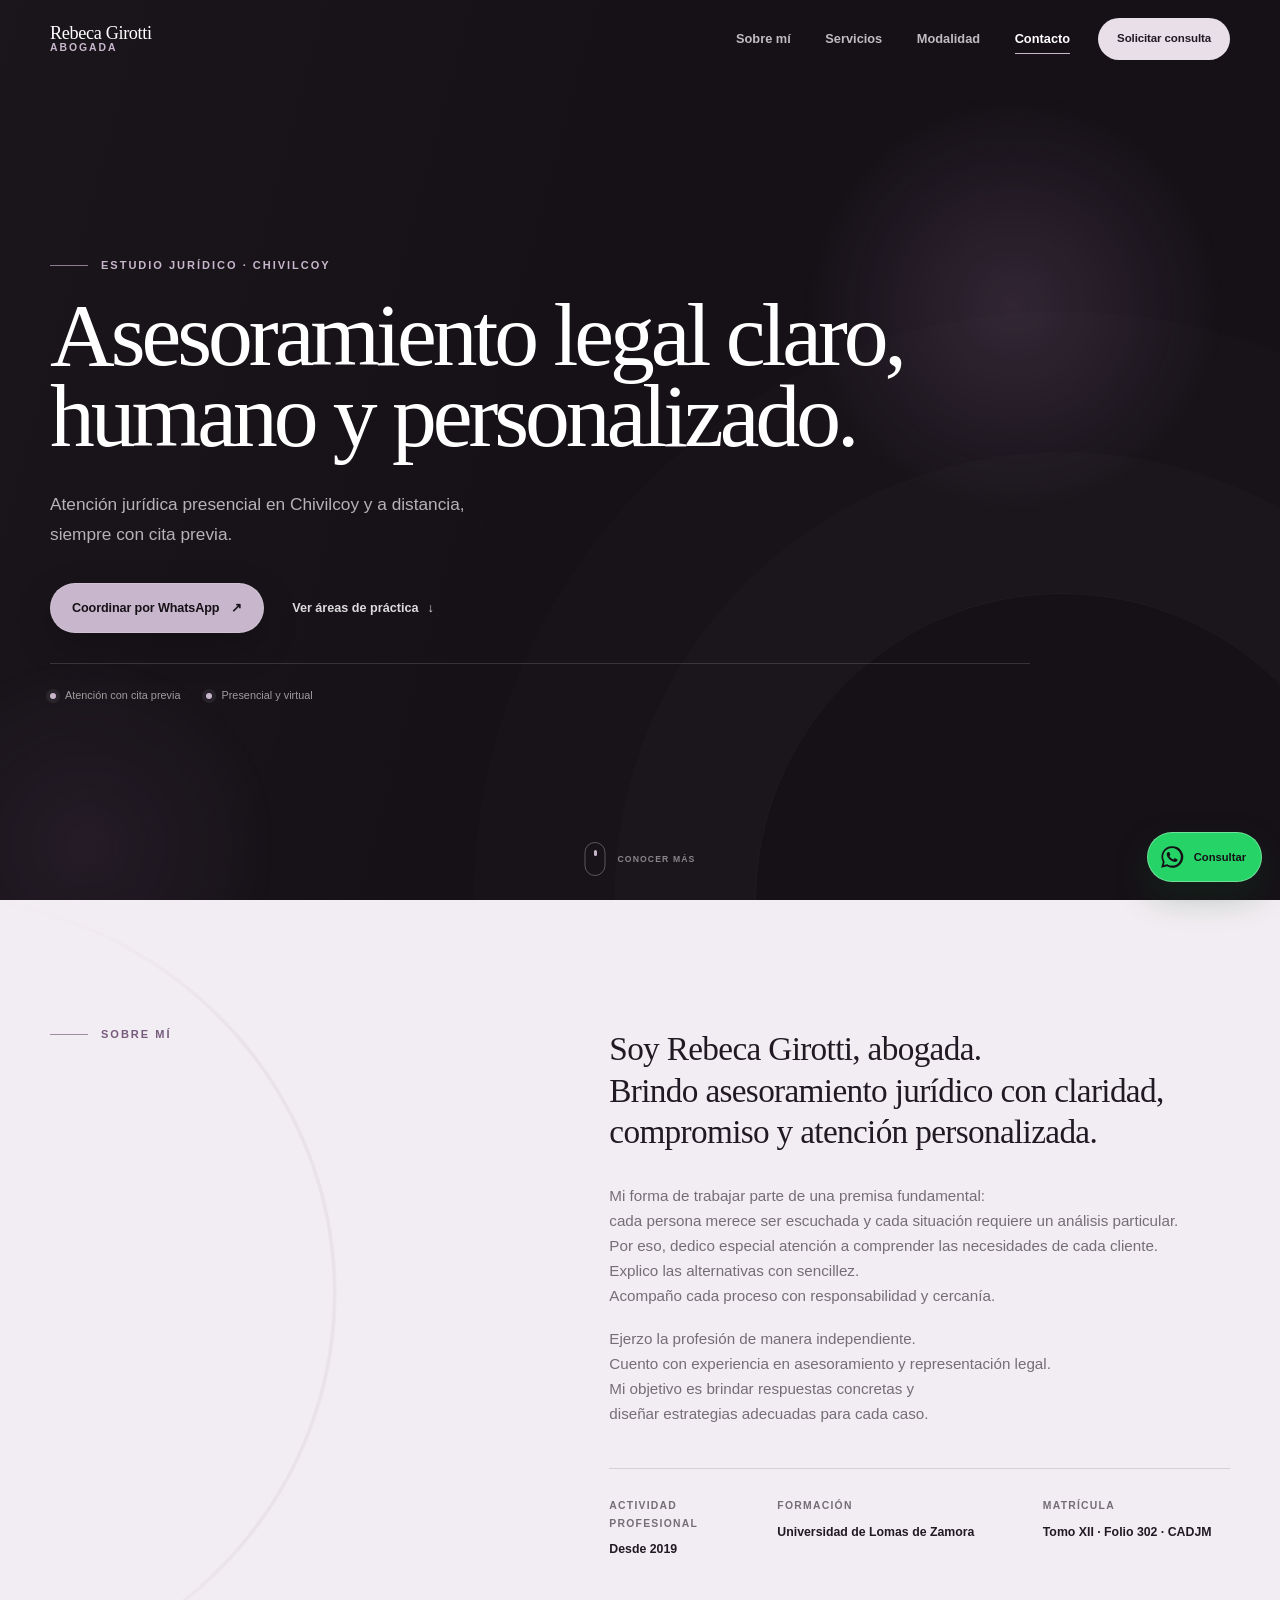
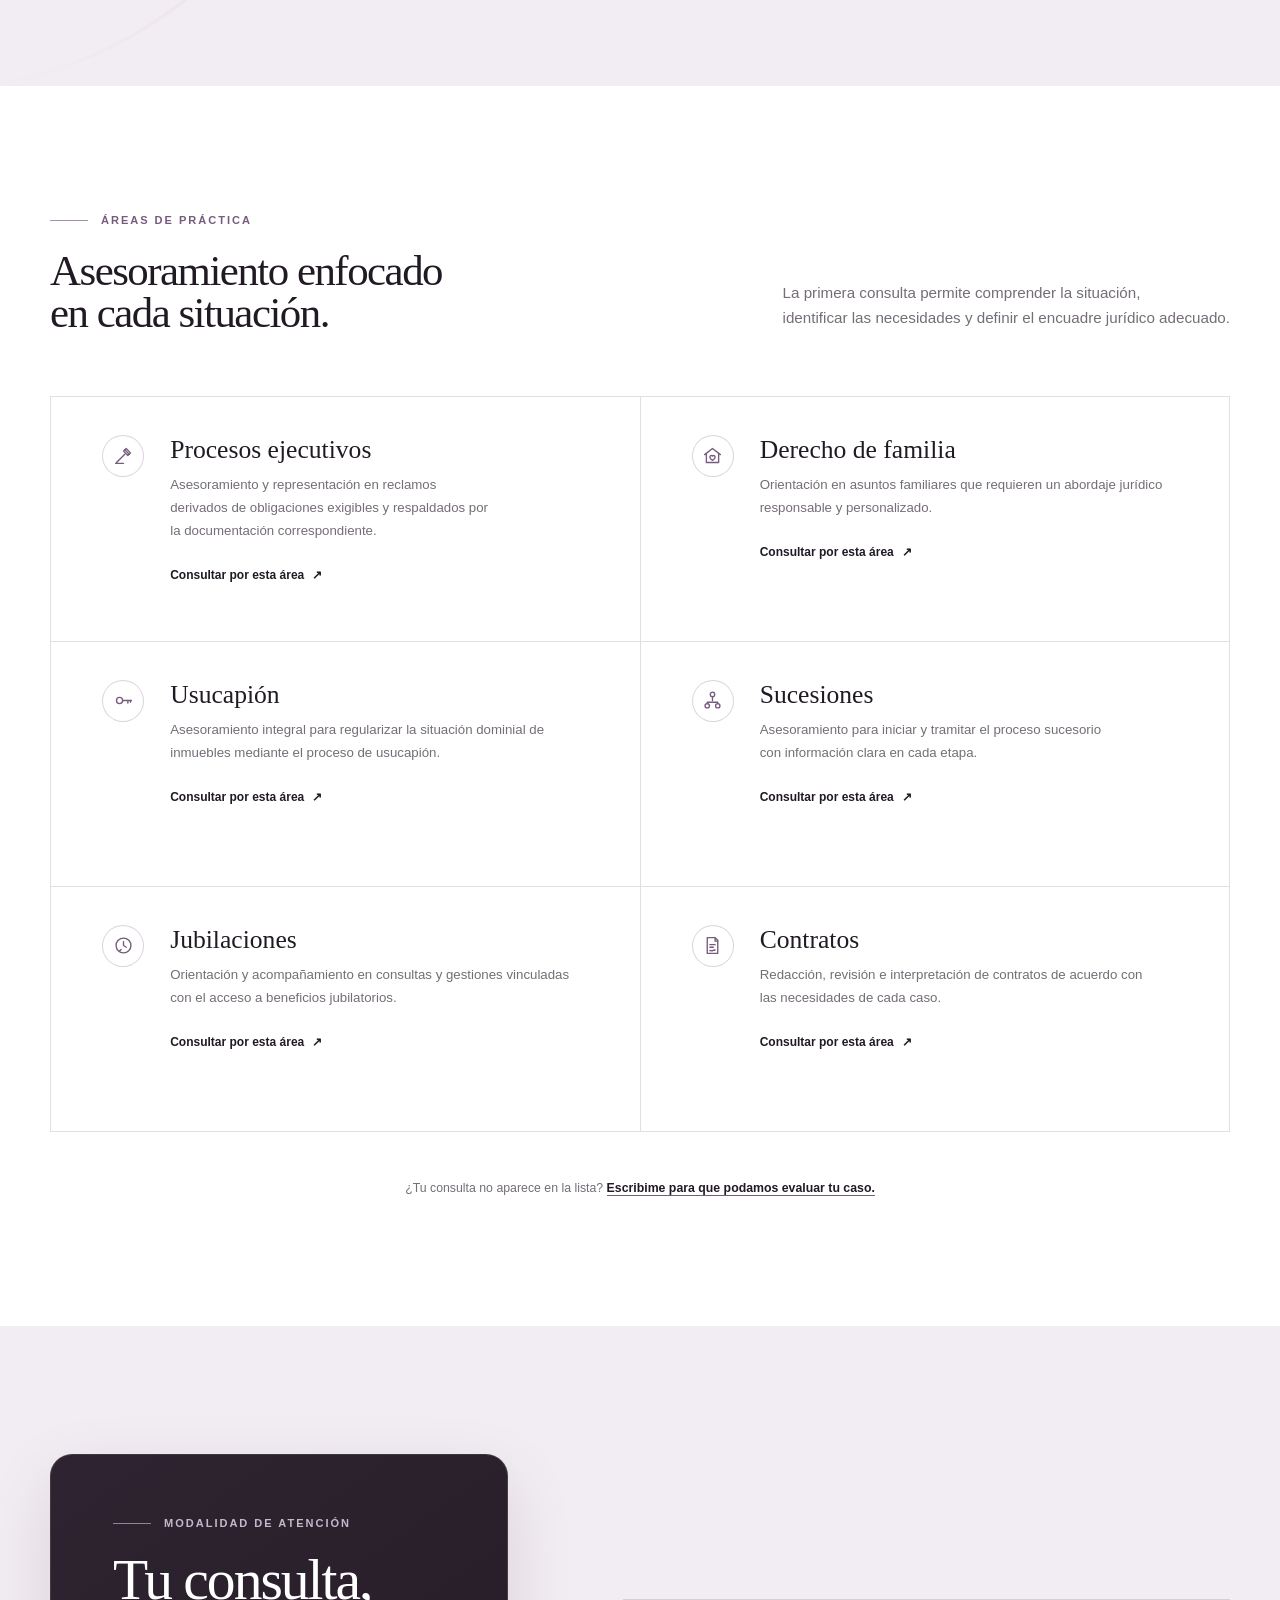
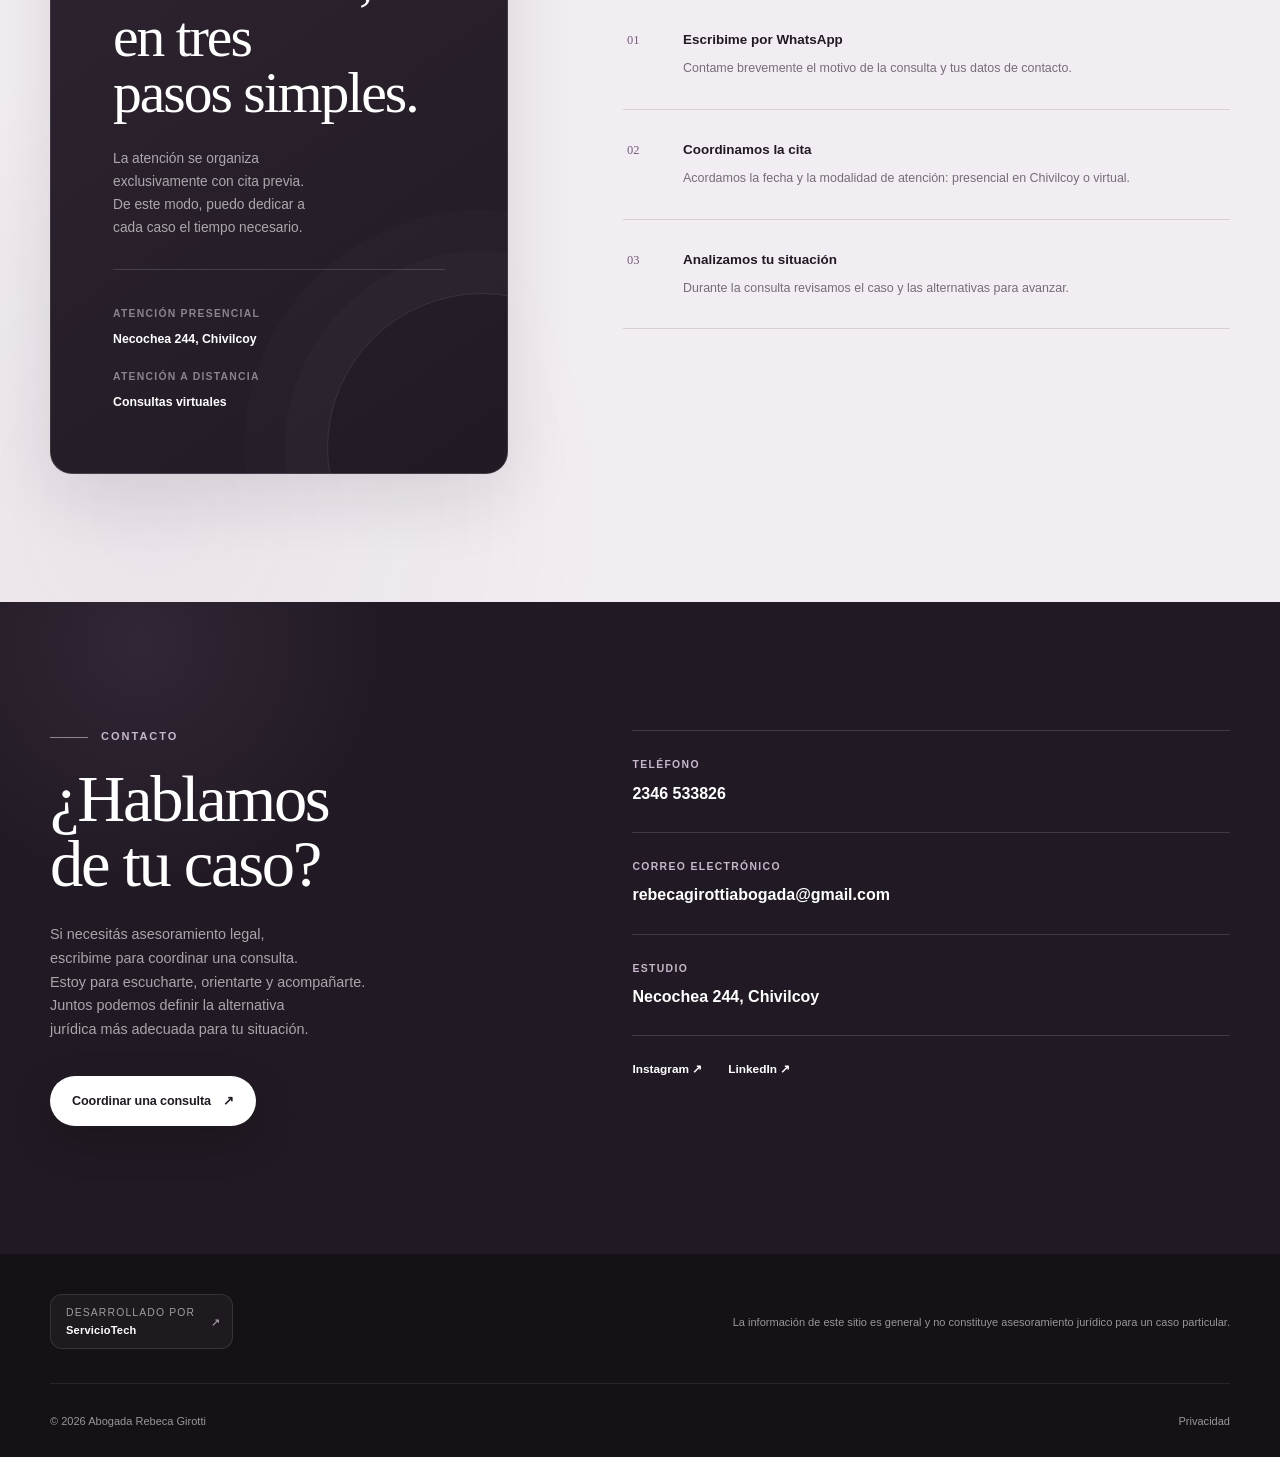
<file: index.html>
<!doctype html>
<html lang="es-AR" class="no-js">
  <head>
    <meta charset="utf-8">
    <meta name="viewport" content="width=device-width, initial-scale=1">
    <title>Abogada en Chivilcoy | Dra. Rebeca Girotti</title>
    <meta name="description" content="Asesoramiento jurídico presencial en Chivilcoy y a distancia. Procesos ejecutivos, derecho de familia, usucapión, sucesiones, jubilaciones y contratos. Atención con cita previa.">
    <meta name="author" content="Dra. Rebeca Girotti">
    <meta name="robots" content="index, follow, max-image-preview:large">
    <meta name="theme-color" content="#211a24">
    <meta name="format-detection" content="telephone=no">
    <link rel="canonical" href="https://www.abogadarebecagirotti.com.ar/">

    <meta property="og:type" content="website">
    <meta property="og:locale" content="es_AR">
    <meta property="og:site_name" content="Estudio Dra. Rebeca Girotti">
    <meta property="og:title" content="Asesoramiento legal claro, humano y personalizado">
    <meta property="og:description" content="Atención jurídica presencial en Chivilcoy y a distancia, siempre con cita previa.">
    <meta property="og:url" content="https://www.abogadarebecagirotti.com.ar/">
    <meta property="og:image" content="https://www.abogadarebecagirotti.com.ar/assets/images/og-image.png">
    <meta property="og:image:type" content="image/png">
    <meta property="og:image:width" content="1200">
    <meta property="og:image:height" content="630">
    <meta property="og:image:alt" content="Dra. Rebeca Girotti. Asesoramiento legal claro, humano y personalizado. Chivilcoy.">
    <meta name="twitter:card" content="summary_large_image">
    <meta name="twitter:image" content="https://www.abogadarebecagirotti.com.ar/assets/images/og-image.png">
    <meta name="twitter:image:alt" content="Dra. Rebeca Girotti. Asesoramiento legal claro, humano y personalizado. Chivilcoy.">

    <link rel="icon" href="favicon.ico" sizes="any">
    <link rel="icon" type="image/png" sizes="32x32" href="assets/icons/favicon-32x32.png">
    <link rel="icon" type="image/png" sizes="16x16" href="assets/icons/favicon-16x16.png">
    <link rel="apple-touch-icon" href="assets/icons/apple-touch-icon.png">
    <link rel="mask-icon" href="assets/icons/safari-pinned-tab.svg" color="#765b7c">
    <link rel="manifest" href="site.webmanifest">
    <link rel="stylesheet" href="css/styles.css">
    <script src="js/main.js" defer></script>

    <script type="application/ld+json">
      {
        "@context": "https://schema.org",
        "@type": "LegalService",
        "name": "Estudio Dra. Rebeca Girotti",
        "description": "Asesoramiento jurídico presencial en Chivilcoy y a distancia, siempre con cita previa.",
        "url": "https://www.abogadarebecagirotti.com.ar/",
        "telephone": "+54 2346 533826",
        "email": "rebecagirottiabogada@gmail.com",
        "address": {
          "@type": "PostalAddress",
          "streetAddress": "Necochea 244",
          "addressLocality": "Chivilcoy",
          "addressRegion": "Buenos Aires",
          "addressCountry": "AR"
        },
        "areaServed": ["Chivilcoy", "Argentina"],
        "sameAs": [
          "https://www.instagram.com/abogadarebecagirotti/",
          "https://www.linkedin.com/in/rebeca-girotti-a81581283/"
        ]
      }
    </script>
  </head>
  <body>
    <a class="skip-link" href="#contenido">Saltar al contenido principal</a>

    <header class="site-header" data-header>
      <div class="scroll-progress" data-scroll-progress aria-hidden="true"></div>
      <div class="container header-inner">
        <a class="brand" href="#inicio" aria-label="Estudio Dra. Rebeca Girotti, inicio">
          <span class="brand-name">Rebeca Girotti</span>
          <span class="brand-role">Abogada</span>
        </a>

        <nav class="desktop-nav" aria-label="Navegación principal">
          <a href="#estudio" data-nav-link>Sobre mí</a>
          <a href="#servicios" data-nav-link>Servicios</a>
          <a href="#modalidad" data-nav-link>Modalidad</a>
          <a href="#contacto" data-nav-link>Contacto</a>
        </nav>

        <a class="button button-small button-light header-cta" href="https://wa.me/542346533826?text=Hola%2C%20Dra.%20Rebeca%20Girotti.%20Quisiera%20solicitar%20una%20consulta." target="_blank" rel="noopener noreferrer">
          Solicitar consulta
        </a>

        <button class="menu-toggle" type="button" aria-expanded="false" aria-controls="mobile-menu" aria-label="Abrir menú" data-menu-toggle>
          <span></span>
          <span></span>
        </button>
      </div>

      <div class="mobile-menu" id="mobile-menu" data-mobile-menu inert aria-hidden="true">
        <nav aria-label="Navegación móvil">
          <a href="#estudio" data-menu-link><span>01</span>Sobre mí</a>
          <a href="#servicios" data-menu-link><span>02</span>Servicios</a>
          <a href="#modalidad" data-menu-link><span>03</span>Modalidad</a>
          <a href="#contacto" data-menu-link><span>04</span>Contacto</a>
        </nav>
        <div class="mobile-menu-contact">
          <p>Atención exclusivamente con cita previa.</p>
          <a class="button button-light" href="https://wa.me/542346533826?text=Hola%2C%20Dra.%20Rebeca%20Girotti.%20Quisiera%20solicitar%20una%20consulta." target="_blank" rel="noopener noreferrer">Coordinar consulta</a>
        </div>
      </div>
    </header>

    <main id="contenido" tabindex="-1">
      <section class="hero" id="inicio" aria-labelledby="hero-title">
        <div class="hero-glow hero-glow-one" aria-hidden="true"></div>
        <div class="hero-glow hero-glow-two" aria-hidden="true"></div>
        <div class="container hero-grid">
          <div class="hero-copy">
            <p class="eyebrow eyebrow-light hero-entrance">Estudio jurídico · Chivilcoy</p>
            <h1 id="hero-title" class="hero-title hero-entrance"><span class="hero-title-line">Asesoramiento legal</span> <span class="hero-title-line">claro, humano</span> <span class="hero-title-line">y personalizado.</span></h1>
            <p class="hero-intro hero-entrance"><span class="editorial-line">Atención jurídica presencial en Chivilcoy y a distancia,</span> <span class="editorial-line">siempre con cita previa.</span></p>

            <div class="hero-actions hero-entrance">
              <a class="button button-primary" href="https://wa.me/542346533826?text=Hola%2C%20Dra.%20Rebeca%20Girotti.%20Quisiera%20solicitar%20una%20consulta." target="_blank" rel="noopener noreferrer">
                Coordinar por WhatsApp
                <span aria-hidden="true">↗</span>
              </a>
              <a class="text-link text-link-light" href="#servicios">Ver áreas de práctica <span aria-hidden="true">↓</span></a>
            </div>

            <div class="hero-meta hero-entrance" aria-label="Modalidades de atención">
              <span><i aria-hidden="true"></i> Atención con cita previa</span>
              <span><i aria-hidden="true"></i> Presencial y virtual</span>
            </div>
          </div>

        </div>

        <a class="hero-scroll" href="#estudio" aria-label="Conocer más sobre Rebeca Girotti">
          <span aria-hidden="true"></span>
          Conocer más
        </a>
      </section>

      <section class="section about" id="estudio" aria-labelledby="about-label" data-section>
        <div class="container split-layout">
          <div class="section-heading" data-reveal>
            <p class="eyebrow" id="about-label">Sobre mí</p>
          </div>

          <div class="about-content" data-reveal data-delay="1">
            <p class="lead"><span class="editorial-line">Soy Rebeca Girotti, abogada.</span> <span class="editorial-line">Brindo asesoramiento jurídico con claridad, compromiso y atención personalizada.</span></p>
            <p><span class="editorial-line">Mi forma de trabajar parte de una premisa fundamental:</span> <span class="editorial-line">cada persona merece ser escuchada y cada situación requiere un análisis particular.</span> <span class="editorial-line">Por eso, dedico especial atención a comprender las necesidades de cada cliente.</span> <span class="editorial-line">Explico las alternativas con sencillez.</span> <span class="editorial-line">Acompaño cada proceso con responsabilidad y cercanía.</span></p>
            <p><span class="editorial-line">Ejerzo la profesión de manera independiente.</span> <span class="editorial-line">Cuento con experiencia en asesoramiento y representación legal.</span> <span class="editorial-line">Mi objetivo es brindar respuestas concretas y diseñar estrategias adecuadas para cada caso.</span></p>

            <dl class="credentials">
              <div>
                <dt>Actividad profesional</dt>
                <dd>Desde 2019</dd>
              </div>
              <div>
                <dt>Formación</dt>
                <dd>Universidad de Lomas de Zamora</dd>
              </div>
              <div>
                <dt>Matrícula</dt>
                <dd>Tomo XII · Folio 302 · CADJM</dd>
              </div>
            </dl>
          </div>
        </div>
      </section>

      <section class="section services" id="servicios" aria-labelledby="services-title" data-section>
        <div class="container">
          <div class="services-intro">
            <div class="section-heading" data-reveal>
              <p class="eyebrow">Áreas de práctica</p>
              <h2 id="services-title"><span class="practice-title-line">Asesoramiento enfocado</span> <span class="practice-title-line">en cada situación.</span></h2>
            </div>
            <p data-reveal data-delay="1"><span class="editorial-line">La primera consulta permite comprender la situación,</span> <span class="editorial-line">identificar las necesidades y definir el encuadre jurídico adecuado.</span></p>
          </div>

          <div class="services-grid">
            <article class="service-card" data-reveal>
              <span class="service-icon" aria-hidden="true">
                <svg viewBox="0 0 24 24" focusable="false">
                  <path d="m13.5 5.5 5 5"></path>
                  <path d="m12 7 3-3 5 5-3 3z"></path>
                  <path d="m4 20 9.5-9.5"></path>
                  <path d="M3 21h9"></path>
                </svg>
              </span>
              <div>
                <h3>Procesos ejecutivos</h3>
                <p>Asesoramiento y representación en reclamos derivados de obligaciones exigibles y respaldados por la&nbsp;documentación correspondiente.</p>
                <a href="https://wa.me/542346533826?text=Hola%2C%20Dra.%20Rebeca%20Girotti.%20Quisiera%20consultar%20por%20un%20proceso%20ejecutivo." target="_blank" rel="noopener noreferrer">Consultar por esta área <span aria-hidden="true">↗</span></a>
              </div>
            </article>

            <article class="service-card" data-reveal data-delay="1">
              <span class="service-icon" aria-hidden="true">
                <svg viewBox="0 0 24 24" focusable="false">
                  <path d="m3 11 9-7 9 7"></path>
                  <path d="M5 10v10h14V10"></path>
                  <path d="M12 17.5s-3-1.7-3-3.8a1.7 1.7 0 0 1 3-1.1 1.7 1.7 0 0 1 3 1.1c0 2.1-3 3.8-3 3.8Z"></path>
                </svg>
              </span>
              <div>
                <h3>Derecho de familia</h3>
                <p>Orientación en asuntos familiares que requieren un abordaje jurídico responsable y personalizado.</p>
                <a href="https://wa.me/542346533826?text=Hola%2C%20Dra.%20Rebeca%20Girotti.%20Quisiera%20consultar%20por%20derecho%20de%20familia." target="_blank" rel="noopener noreferrer">Consultar por esta área <span aria-hidden="true">↗</span></a>
              </div>
            </article>

            <article class="service-card" data-reveal>
              <span class="service-icon" aria-hidden="true">
                <svg viewBox="0 0 24 24" focusable="false">
                  <circle cx="7.5" cy="12" r="3.5"></circle>
                  <path d="M11 12h10"></path>
                  <path d="M17 12v3"></path>
                  <path d="M20 12v2"></path>
                </svg>
              </span>
              <div>
                <h3>Usucapión</h3>
                <p>Asesoramiento integral para regularizar la situación dominial de inmuebles mediante el&nbsp;proceso de usucapión.</p>
                <a href="https://wa.me/542346533826?text=Hola%2C%20Dra.%20Rebeca%20Girotti.%20Quisiera%20consultar%20por%20una%20usucapi%C3%B3n." target="_blank" rel="noopener noreferrer">Consultar por esta área <span aria-hidden="true">↗</span></a>
              </div>
            </article>

            <article class="service-card" data-reveal data-delay="1">
              <span class="service-icon" aria-hidden="true">
                <svg viewBox="0 0 24 24" focusable="false">
                  <circle cx="12" cy="5" r="2.5"></circle>
                  <circle cx="6" cy="18" r="2.5"></circle>
                  <circle cx="18" cy="18" r="2.5"></circle>
                  <path d="M12 7.5V12M6 15.5V14h12v1.5"></path>
                </svg>
              </span>
              <div>
                <h3>Sucesiones</h3>
                <p>Asesoramiento para iniciar y tramitar el proceso sucesorio con&nbsp;información clara en cada etapa.</p>
                <a href="https://wa.me/542346533826?text=Hola%2C%20Dra.%20Rebeca%20Girotti.%20Quisiera%20consultar%20por%20una%20sucesi%C3%B3n." target="_blank" rel="noopener noreferrer">Consultar por esta área <span aria-hidden="true">↗</span></a>
              </div>
            </article>

            <article class="service-card" data-reveal>
              <span class="service-icon" aria-hidden="true">
                <svg viewBox="0 0 24 24" focusable="false">
                  <circle cx="12" cy="12" r="8.5"></circle>
                  <path d="M12 7.5V12l3.2 2"></path>
                  <path d="m7.5 18.2 1.7-1.7"></path>
                </svg>
              </span>
              <div>
                <h3>Jubilaciones</h3>
                <p>Orientación y acompañamiento en consultas y gestiones vinculadas con el acceso a beneficios jubilatorios.</p>
                <a href="https://wa.me/542346533826?text=Hola%2C%20Dra.%20Rebeca%20Girotti.%20Quisiera%20consultar%20por%20una%20jubilaci%C3%B3n." target="_blank" rel="noopener noreferrer">Consultar por esta área <span aria-hidden="true">↗</span></a>
              </div>
            </article>

            <article class="service-card" data-reveal data-delay="1">
              <span class="service-icon" aria-hidden="true">
                <svg viewBox="0 0 24 24" focusable="false">
                  <path d="M6 3h9l3 3v15H6z"></path>
                  <path d="M15 3v4h3M9 11h6M9 14h4"></path>
                  <path d="M9 18c1.1-1.6 2.1 1.2 3.2-.3.7-1 1.4.5 2.8-.7"></path>
                </svg>
              </span>
              <div>
                <h3>Contratos</h3>
                <p>Redacción, revisión e interpretación de contratos de acuerdo con las&nbsp;necesidades de cada caso.</p>
                <a href="https://wa.me/542346533826?text=Hola%2C%20Dra.%20Rebeca%20Girotti.%20Quisiera%20consultar%20por%20un%20contrato." target="_blank" rel="noopener noreferrer">Consultar por esta área <span aria-hidden="true">↗</span></a>
              </div>
            </article>
          </div>

          <p class="services-note" data-reveal>¿Tu consulta no aparece en la lista? <a href="https://wa.me/542346533826?text=Hola%2C%20Dra.%20Rebeca%20Girotti.%20Quisiera%20consultar%20si%20puede%20evaluar%20mi%20caso." target="_blank" rel="noopener noreferrer">Escribime para que podamos evaluar tu caso.</a></p>
        </div>
      </section>

      <section class="section process" id="modalidad" aria-labelledby="process-title" data-section>
        <div class="container process-grid">
          <div class="process-card" data-reveal>
            <div class="process-card-content">
              <p class="eyebrow eyebrow-light">Modalidad de atención</p>
              <h2 id="process-title"><span class="process-title-line">Tu consulta,</span> <span class="process-title-line">en tres pasos simples.</span></h2>
              <p><span class="editorial-line">La atención se organiza exclusivamente con cita previa.</span> <span class="editorial-line">De este modo, puedo dedicar a cada caso el tiempo necesario.</span></p>
              <dl>
                <div>
                  <dt>Atención presencial</dt>
                  <dd>Necochea 244, Chivilcoy</dd>
                </div>
                <div>
                  <dt>Atención a distancia</dt>
                  <dd>Consultas virtuales</dd>
                </div>
              </dl>
            </div>
            <div class="process-rings" aria-hidden="true"></div>
          </div>

          <ol class="steps" data-reveal data-delay="1">
            <li>
              <span>01</span>
              <div>
                <h3>Escribime por WhatsApp</h3>
                <p>Contame brevemente el motivo de la consulta y tus datos de contacto.</p>
              </div>
            </li>
            <li>
              <span>02</span>
              <div>
                <h3>Coordinamos la cita</h3>
                <p>Acordamos la fecha y la modalidad de atención: presencial en Chivilcoy o virtual.</p>
              </div>
            </li>
            <li>
              <span>03</span>
              <div>
                <h3>Analizamos tu situación</h3>
                <p>Durante la consulta revisamos el caso y las alternativas para avanzar.</p>
              </div>
            </li>
          </ol>
        </div>
      </section>

      <section class="section contact" id="contacto" aria-labelledby="contact-title" data-section>
        <div class="contact-glow" aria-hidden="true"></div>
        <div class="container contact-grid">
          <div data-reveal>
            <p class="eyebrow eyebrow-light">Contacto</p>
            <h2 id="contact-title">¿Hablamos de tu caso?</h2>
            <p><span class="editorial-line">Si necesitás asesoramiento legal,</span> <span class="editorial-line">escribime para coordinar una consulta.</span> <span class="editorial-line">Estoy para escucharte, orientarte y acompañarte.</span> <span class="editorial-line">Juntos podemos definir la alternativa jurídica más adecuada para tu situación.</span></p>
            <a class="button button-white" href="https://wa.me/542346533826?text=Hola%2C%20Dra.%20Rebeca%20Girotti.%20Quisiera%20solicitar%20una%20consulta." target="_blank" rel="noopener noreferrer">Coordinar una consulta <span aria-hidden="true">↗</span></a>
          </div>

          <address class="contact-list" data-reveal data-delay="1">
            <div>
              <span>Teléfono</span>
              <a href="tel:+542346533826">2346 533826</a>
            </div>
            <div>
              <span>Correo electrónico</span>
              <a href="mailto:rebecagirottiabogada@gmail.com">rebecagirottiabogada@gmail.com</a>
            </div>
            <div>
              <span>Estudio</span>
              <p>Necochea 244, Chivilcoy</p>
            </div>
            <div class="social-links">
              <a href="https://www.instagram.com/abogadarebecagirotti/" target="_blank" rel="noopener noreferrer">Instagram <span aria-hidden="true">↗</span></a>
              <a href="https://www.linkedin.com/in/rebeca-girotti-a81581283/" target="_blank" rel="noopener noreferrer">LinkedIn <span aria-hidden="true">↗</span></a>
            </div>
          </address>
        </div>
      </section>
    </main>

    <footer class="site-footer">
      <div class="container footer-main">
        <a class="servicetech-credit" href="https://www.serviciotech.com.ar/" target="_blank" rel="noopener noreferrer">
          <span>Desarrollado por</span>
          <strong>ServicioTech</strong>
          <i aria-hidden="true">↗</i>
        </a>
        <p class="footer-disclaimer">La información de este sitio es general y no constituye asesoramiento jurídico para un caso particular.</p>
      </div>
      <div class="container footer-bottom">
        <p>© <span data-current-year>2026</span> Abogada Rebeca Girotti</p>
        <a class="footer-privacy" href="privacidad.html">Privacidad</a>
      </div>
    </footer>

    <a class="whatsapp-float" href="https://wa.me/542346533826?text=Hola%2C%20Dra.%20Rebeca%20Girotti.%20Quisiera%20solicitar%20una%20consulta." target="_blank" rel="noopener noreferrer" aria-label="Solicitar una consulta por WhatsApp">
      <svg viewBox="0 0 24 24" aria-hidden="true"><path d="M12.04 2a9.84 9.84 0 0 0-8.55 14.72L2 22l5.4-1.42A9.98 9.98 0 1 0 12.04 2Zm0 17.96a8.07 8.07 0 0 1-4.12-1.13l-.3-.18-3.2.84.85-3.12-.2-.32a8.13 8.13 0 1 1 6.97 3.91Zm4.46-6.1c-.24-.12-1.44-.71-1.66-.79-.22-.08-.38-.12-.54.12-.16.25-.63.8-.77.96-.14.17-.28.19-.52.07-.24-.12-1.03-.38-1.96-1.22a7.38 7.38 0 0 1-1.35-1.68c-.14-.25-.01-.38.11-.5.11-.11.24-.29.36-.43.12-.14.16-.24.24-.41.08-.16.04-.3-.02-.43-.06-.12-.54-1.3-.74-1.78-.2-.47-.4-.4-.54-.41h-.47c-.16 0-.43.06-.65.3-.22.25-.85.84-.85 2.04s.87 2.36.99 2.52c.12.17 1.72 2.62 4.16 3.68.58.25 1.03.4 1.39.51.58.19 1.11.16 1.53.1.47-.07 1.44-.59 1.64-1.16.2-.57.2-1.06.14-1.16-.06-.1-.22-.16-.46-.29Z"/></svg>
      <span>Consultar</span>
    </a>
  </body>
</html>
</file>
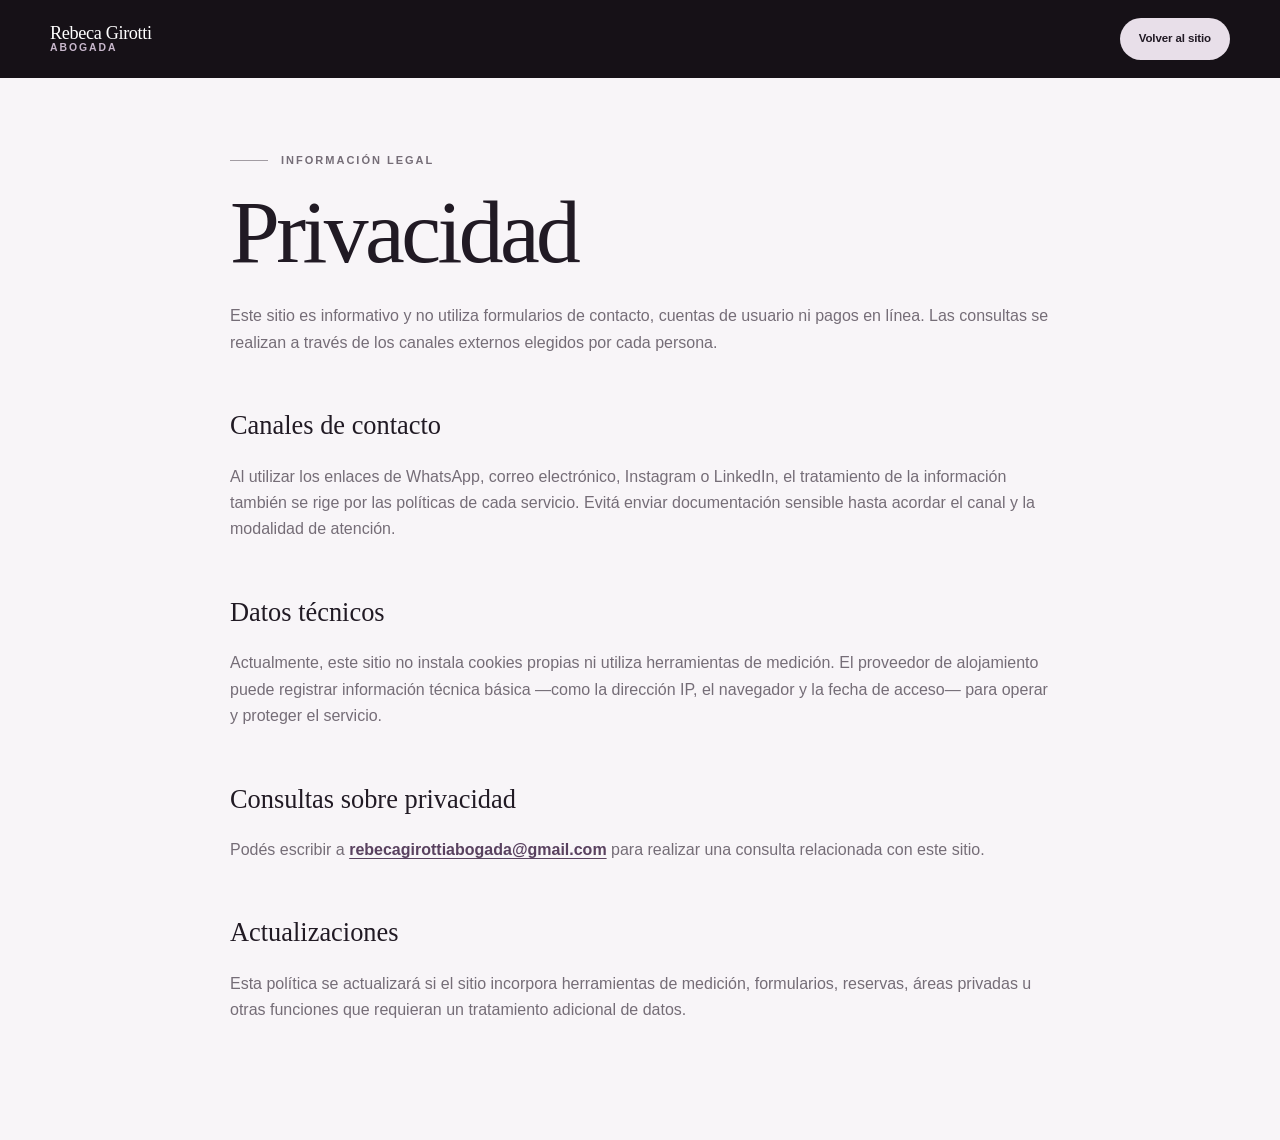
<file: privacidad.html>
<!doctype html>
<html lang="es-AR" class="no-js">
  <head>
    <meta charset="utf-8">
    <meta name="viewport" content="width=device-width, initial-scale=1">
    <title>Privacidad | Estudio Dra. Rebeca Girotti</title>
    <meta name="description" content="Información de privacidad del sitio web del Estudio Dra. Rebeca Girotti.">
    <meta name="robots" content="index, follow">
    <meta name="theme-color" content="#211a24">
    <link rel="canonical" href="https://www.abogadarebecagirotti.com.ar/privacidad.html">
    <link rel="icon" href="favicon.ico" sizes="any">
    <link rel="stylesheet" href="css/styles.css">
    <script src="js/main.js" defer></script>
  </head>
  <body class="legal-page">
    <a class="skip-link" href="#contenido">Saltar al contenido principal</a>
    <header class="site-header is-scrolled" data-header>
      <div class="container header-inner">
        <a class="brand" href="index.html" aria-label="Estudio Dra. Rebeca Girotti, inicio">
          <span class="brand-name">Rebeca Girotti</span>
          <span class="brand-role">Abogada</span>
        </a>
        <a class="button button-small button-light" href="index.html">Volver al sitio</a>
      </div>
    </header>

    <main id="contenido" class="legal-content" tabindex="-1">
      <p class="eyebrow">Información legal</p>
      <h1>Privacidad</h1>
      <p>Este sitio es informativo y no utiliza formularios de contacto, cuentas de usuario ni pagos en línea. Las consultas se realizan a través de los canales externos elegidos por cada persona.</p>

      <h2>Canales de contacto</h2>
      <p>Al utilizar los enlaces de WhatsApp, correo electrónico, Instagram o LinkedIn, el tratamiento de la información también se rige por las políticas de cada servicio. Evitá enviar documentación sensible hasta acordar el canal y la modalidad de atención.</p>

      <h2>Datos técnicos</h2>
      <p>Actualmente, este sitio no instala cookies propias ni utiliza herramientas de medición. El proveedor de alojamiento puede registrar información técnica básica —como la dirección IP, el navegador y la fecha de acceso— para operar y proteger el servicio.</p>

      <h2>Consultas sobre privacidad</h2>
      <p>Podés escribir a <a href="mailto:rebecagirottiabogada@gmail.com">rebecagirottiabogada@gmail.com</a> para realizar una consulta relacionada con este sitio.</p>

      <h2>Actualizaciones</h2>
      <p>Esta política se actualizará si el sitio incorpora herramientas de medición, formularios, reservas, áreas privadas u otras funciones que requieran un tratamiento adicional de datos.</p>
    </main>
  </body>
</html>
</file>
<file: css/styles.css>
:root {
  --ink: #211a24;
  --ink-deep: #161117;
  --paper: #f8f5f8;
  --paper-warm: #f2edf2;
  --white: #ffffff;
  --plum: #765b7c;
  --plum-deep: #59415f;
  --lavender: #c8b7cc;
  --lavender-soft: #e8dfe9;
  --muted: #756d77;
  --line: rgba(46, 34, 48, 0.14);
  --line-light: rgba(255, 255, 255, 0.14);
  --whatsapp: #25d366;
  --font-display: "Iowan Old Style", "Baskerville", "Times New Roman", serif;
  --font-sans: Inter, ui-sans-serif, -apple-system, BlinkMacSystemFont, "Segoe UI", sans-serif;
  --container: 1180px;
  --header-height: 78px;
  --radius-md: 22px;
  --shadow-soft: 0 24px 70px rgba(32, 22, 35, 0.11);
  --shadow-card: 0 18px 46px rgba(32, 22, 35, 0.08);
  --ease-out: cubic-bezier(0.22, 1, 0.36, 1);
  --ease-soft: cubic-bezier(0.4, 0, 0.2, 1);
}

*,
*::before,
*::after {
  box-sizing: border-box;
}

html {
  scroll-behavior: smooth;
  scroll-padding-top: calc(var(--header-height) + 16px);
}

body {
  margin: 0;
  overflow-x: hidden;
  color: var(--ink);
  background: var(--paper);
  font-family: var(--font-sans);
  font-size: 16px;
  line-height: 1.65;
  -webkit-font-smoothing: antialiased;
  text-rendering: optimizeLegibility;
}

p,
li,
dd {
  text-wrap: pretty;
}

h1,
h2,
h3 {
  text-wrap: balance;
}

.editorial-line {
  display: block;
  max-width: 100%;
  text-wrap: pretty;
}

@media (min-width: 641px) {
  .about-content .editorial-line,
  .process-card .editorial-line,
  .contact .editorial-line {
    text-wrap: balance;
  }
}

body.menu-open {
  overflow: hidden;
}

body.menu-open .site-header.is-scrolled {
  -webkit-backdrop-filter: none;
  backdrop-filter: none;
}

::selection {
  color: var(--white);
  background: var(--plum);
}

img,
svg {
  display: block;
  max-width: 100%;
}

a {
  color: inherit;
  text-decoration: none;
}

button,
input,
textarea,
select {
  font: inherit;
}

button,
a {
  -webkit-tap-highlight-color: transparent;
}

:focus-visible {
  outline: 3px solid #b78dc1;
  outline-offset: 4px;
  border-radius: 4px;
}

.container {
  width: min(calc(100% - 40px), var(--container));
  margin-inline: auto;
}

.skip-link {
  position: fixed;
  z-index: 1000;
  top: 12px;
  left: 12px;
  padding: 11px 16px;
  color: var(--white);
  background: var(--plum-deep);
  border-radius: 8px;
  transform: translateY(-150%);
  transition: transform 180ms ease;
}

.skip-link:focus {
  transform: translateY(0);
}

.eyebrow {
  display: flex;
  align-items: center;
  gap: 13px;
  margin: 0 0 22px;
  color: var(--plum);
  font-size: 0.69rem;
  font-weight: 750;
  line-height: 1.2;
  letter-spacing: 0.18em;
  text-transform: uppercase;
}

.eyebrow::before {
  width: 38px;
  height: 1px;
  content: "";
  background: currentColor;
  opacity: 0.65;
}

.eyebrow-light {
  color: var(--lavender);
}

.section {
  position: relative;
  padding: clamp(88px, 10vw, 150px) 0;
}

.section-heading h2,
.process-card h2,
.contact h2 {
  max-width: 100%;
  margin: 0;
  font-family: var(--font-display);
  font-weight: 400;
  line-height: 0.98;
  letter-spacing: -0.035em;
  text-wrap: balance;
}

.section-heading h2 {
  max-width: 470px;
  font-size: clamp(2.35rem, 5vw, 4.4rem);
}

.button {
  position: relative;
  isolation: isolate;
  display: inline-flex;
  min-height: 50px;
  align-items: center;
  justify-content: center;
  gap: 12px;
  overflow: hidden;
  padding: 13px 21px;
  border: 1px solid transparent;
  border-radius: 999px;
  font-size: 0.79rem;
  font-weight: 760;
  line-height: 1;
  letter-spacing: -0.01em;
  transition: color 320ms var(--ease-soft), background-color 320ms var(--ease-soft), border-color 320ms var(--ease-soft), box-shadow 400ms var(--ease-out), transform 400ms var(--ease-out);
}

.button::before {
  position: absolute;
  z-index: -1;
  inset: 0;
  content: "";
  background: linear-gradient(110deg, transparent 20%, rgba(255, 255, 255, 0.3) 48%, transparent 72%);
  transform: translateX(-120%);
  transition: transform 700ms var(--ease-out);
}

.button:hover::before,
.button:focus-visible::before {
  transform: translateX(120%);
}

.button:hover {
  transform: translateY(-2px);
}

.button:active {
  transform: translateY(0) scale(0.985);
}

.button-small {
  min-height: 42px;
  padding: 10px 18px;
  font-size: 0.72rem;
}

.button-primary {
  color: var(--ink-deep);
  background: var(--lavender);
  border-color: rgba(255, 255, 255, 0.15);
  box-shadow: 0 13px 36px rgba(0, 0, 0, 0.22);
}

.button-primary:hover {
  background: #d5c4d8;
  box-shadow: 0 18px 42px rgba(0, 0, 0, 0.3);
}

.button-light {
  color: var(--ink);
  background: var(--lavender-soft);
}

.button-white {
  color: var(--ink);
  background: var(--white);
  box-shadow: 0 15px 40px rgba(0, 0, 0, 0.18);
}

.text-link {
  display: inline-flex;
  align-items: center;
  gap: 9px;
  padding-block: 8px;
  font-size: 0.79rem;
  font-weight: 720;
}

.text-link span {
  transition: transform 360ms var(--ease-out);
}

.text-link:hover span {
  transform: translateY(3px);
}

.text-link-light {
  color: rgba(255, 255, 255, 0.85);
}

/* Header */
.site-header {
  position: fixed;
  z-index: 100;
  top: 0;
  left: 0;
  width: 100%;
  color: var(--white);
  transition: background-color 360ms var(--ease-soft), box-shadow 360ms var(--ease-soft), transform 450ms var(--ease-out);
}

.site-header.is-scrolled {
  background: rgba(27, 21, 29, 0.89);
  box-shadow: 0 12px 34px rgba(0, 0, 0, 0.18);
  -webkit-backdrop-filter: blur(16px) saturate(125%);
  backdrop-filter: blur(16px) saturate(125%);
}

.header-inner {
  display: flex;
  height: var(--header-height);
  align-items: center;
  justify-content: space-between;
  gap: 28px;
}

.scroll-progress {
  position: absolute;
  right: 0;
  bottom: 0;
  left: 0;
  width: var(--scroll-progress, 0%);
  height: 2px;
  background: linear-gradient(90deg, var(--plum), #d5c2da);
  transform-origin: left;
  transition: width 80ms linear;
}

.brand {
  z-index: 2;
  display: inline-flex;
  flex-direction: column;
  flex-shrink: 0;
  gap: 1px;
  line-height: 1;
}

.brand-name {
  font-family: var(--font-display);
  font-size: 1.14rem;
  letter-spacing: -0.02em;
}

.brand-role {
  color: var(--lavender);
  font-size: 0.65rem;
  font-weight: 740;
  letter-spacing: 0.19em;
  text-transform: uppercase;
}

.desktop-nav {
  display: flex;
  align-items: center;
  gap: clamp(21px, 2.7vw, 40px);
  margin-left: auto;
}

.desktop-nav a {
  position: relative;
  padding: 10px 0;
  color: rgba(255, 255, 255, 0.72);
  font-size: 0.8rem;
  font-weight: 650;
  transition: color 250ms ease;
}

.desktop-nav a::after {
  position: absolute;
  right: 0;
  bottom: 6px;
  left: 0;
  height: 1px;
  content: "";
  background: var(--lavender);
  transform: scaleX(0);
  transform-origin: right;
  transition: transform 400ms var(--ease-out);
}

.desktop-nav a:hover,
.desktop-nav a.is-active {
  color: var(--white);
}

.desktop-nav a:hover::after,
.desktop-nav a.is-active::after {
  transform: scaleX(1);
  transform-origin: left;
}

.menu-toggle {
  z-index: 102;
  display: none;
  width: 46px;
  height: 46px;
  padding: 0;
  cursor: pointer;
  color: var(--white);
  background: transparent;
  border: 1px solid rgba(255, 255, 255, 0.2);
  border-radius: 50%;
}

.menu-toggle span {
  position: absolute;
  left: 13px;
  width: 18px;
  height: 1px;
  background: currentColor;
  transition: transform 350ms var(--ease-out), top 350ms var(--ease-out);
}

.menu-toggle span:first-child {
  top: 18px;
}

.menu-toggle span:last-child {
  top: 26px;
}

.menu-toggle[aria-expanded="true"] span:first-child {
  top: 22px;
  transform: rotate(45deg);
}

.menu-toggle[aria-expanded="true"] span:last-child {
  top: 22px;
  transform: rotate(-45deg);
}

.mobile-menu {
  position: fixed;
  z-index: 101;
  inset: 0;
  display: grid;
  width: 100%;
  height: 100vh;
  height: 100dvh;
  visibility: hidden;
  align-content: center;
  overflow-y: auto;
  overscroll-behavior: contain;
  padding: calc(var(--header-height) + 38px) 28px 36px;
  color: var(--white);
  background:
    radial-gradient(circle at 92% 88%, rgba(118, 91, 124, 0.42), transparent 32%),
    var(--ink-deep);
  opacity: 0;
  -webkit-overflow-scrolling: touch;
  transition: visibility 0s linear 500ms, opacity 500ms var(--ease-soft);
}

.mobile-menu.is-open {
  visibility: visible;
  opacity: 1;
  transition-delay: 0s;
}

.mobile-menu nav {
  display: grid;
}

.mobile-menu nav a {
  display: flex;
  align-items: center;
  gap: 18px;
  padding: 14px 0;
  font-family: var(--font-display);
  font-size: clamp(2rem, 10vw, 3.6rem);
  line-height: 1;
  border-bottom: 1px solid var(--line-light);
  opacity: 0;
  transform: translateY(24px);
  transition: opacity 450ms var(--ease-out), transform 600ms var(--ease-out), color 250ms ease;
}

.mobile-menu nav a span {
  color: var(--lavender);
  font-family: var(--font-sans);
  font-size: 0.62rem;
  font-weight: 700;
  letter-spacing: 0.12em;
}

.mobile-menu.is-open nav a {
  opacity: 1;
  transform: translateY(0);
}

.mobile-menu.is-open nav a:nth-child(1) { transition-delay: 100ms; }
.mobile-menu.is-open nav a:nth-child(2) { transition-delay: 160ms; }
.mobile-menu.is-open nav a:nth-child(3) { transition-delay: 220ms; }
.mobile-menu.is-open nav a:nth-child(4) { transition-delay: 280ms; }

.mobile-menu-contact {
  display: flex;
  align-items: center;
  justify-content: space-between;
  gap: 22px;
  margin-top: 36px;
  opacity: 0;
  transform: translateY(16px);
  transition: opacity 500ms var(--ease-out), transform 600ms var(--ease-out);
}

.mobile-menu.is-open .mobile-menu-contact {
  opacity: 1;
  transform: translateY(0);
  transition-delay: 340ms;
}

.mobile-menu-contact p {
  max-width: 310px;
  margin: 0;
  color: rgba(255, 255, 255, 0.62);
  font-size: 0.8rem;
}

/* Hero */
.hero {
  position: relative;
  display: grid;
  min-height: 100svh;
  align-items: center;
  overflow: hidden;
  padding: calc(var(--header-height) + 74px) 0 88px;
  color: var(--white);
  background:
    linear-gradient(105deg, rgba(255, 255, 255, 0.018), transparent 46%),
    var(--ink-deep);
}

.hero::after {
  position: absolute;
  right: -7vw;
  bottom: -24vw;
  width: 48vw;
  height: 48vw;
  content: "";
  border: 1px solid rgba(255, 255, 255, 0.045);
  border-radius: 50%;
  box-shadow: 0 0 0 11vw rgba(255, 255, 255, 0.012), 0 0 0 22vw rgba(255, 255, 255, 0.009);
}

.hero-glow {
  position: absolute;
  border-radius: 50%;
  filter: blur(2px);
  pointer-events: none;
}

.hero-glow-one {
  top: 10%;
  right: 4%;
  width: 430px;
  height: 430px;
  background: radial-gradient(circle, rgba(129, 97, 137, 0.26), transparent 69%);
}

.hero-glow-two {
  bottom: -15%;
  left: -8%;
  width: 380px;
  height: 380px;
  background: radial-gradient(circle, rgba(124, 89, 132, 0.12), transparent 70%);
}

.hero-grid {
  position: relative;
  z-index: 2;
  display: grid;
  grid-template-columns: minmax(0, 1fr);
  align-items: center;
}

.hero-copy {
  width: 100%;
  max-width: 980px;
}

.hero-title {
  max-width: 940px;
  margin: 0;
  font-family: var(--font-display);
  font-size: clamp(3.4rem, 7vw, 7rem);
  font-weight: 400;
  line-height: 0.91;
  letter-spacing: -0.045em;
  text-wrap: balance;
}

.hero-intro {
  max-width: 650px;
  margin: 32px 0 0;
  color: rgba(255, 255, 255, 0.68);
  font-size: clamp(0.96rem, 1.35vw, 1.08rem);
  line-height: 1.75;
}

.hero-actions {
  display: flex;
  flex-wrap: wrap;
  align-items: center;
  gap: 18px 28px;
  margin-top: 34px;
}

.hero-meta {
  display: flex;
  flex-wrap: wrap;
  gap: 14px 26px;
  margin-top: 30px;
  padding-top: 23px;
  color: rgba(255, 255, 255, 0.58);
  font-size: 0.68rem;
  border-top: 1px solid var(--line-light);
}

.hero-meta span {
  display: inline-flex;
  align-items: center;
  gap: 9px;
}

.hero-meta i {
  width: 6px;
  height: 6px;
  background: var(--lavender);
  border-radius: 50%;
  box-shadow: 0 0 0 4px rgba(200, 183, 204, 0.09);
}

.hero-scroll {
  position: absolute;
  z-index: 3;
  bottom: 24px;
  left: 50%;
  display: flex;
  align-items: center;
  gap: 12px;
  color: rgba(255, 255, 255, 0.48);
  font-size: 0.54rem;
  font-weight: 700;
  letter-spacing: 0.13em;
  text-transform: uppercase;
  transform: translateX(-50%);
}

.hero-scroll span {
  position: relative;
  width: 21px;
  height: 34px;
  border: 1px solid rgba(255, 255, 255, 0.28);
  border-radius: 20px;
}

.hero-scroll span::after {
  position: absolute;
  top: 7px;
  left: 50%;
  width: 3px;
  height: 6px;
  content: "";
  background: var(--lavender);
  border-radius: 3px;
  transform: translateX(-50%);
  animation: scroll-cue 2.1s var(--ease-out) infinite;
}

.hero-entrance {
  opacity: 0;
  transform: translateY(24px);
  animation: hero-in 900ms var(--ease-out) forwards;
}

.hero-copy .hero-entrance:nth-child(1) { animation-delay: 120ms; }
.hero-copy .hero-entrance:nth-child(2) { animation-delay: 220ms; }
.hero-copy .hero-entrance:nth-child(3) { animation-delay: 340ms; }
.hero-copy .hero-entrance:nth-child(4) { animation-delay: 440ms; }
.hero-copy .hero-entrance:nth-child(5) { animation-delay: 540ms; }
/* About */
.about {
  isolation: isolate;
  overflow: hidden;
  background: var(--paper-warm);
}

.about::after {
  position: absolute;
  z-index: -1;
  inset: 0 50% 0 0;
  content: "";
  background: radial-gradient(
    ellipse 94% 74% at -12% 50%,
    transparent 0 68%,
    rgba(118, 91, 124, 0.065) 68.2% 68.55%,
    transparent 68.8%
  );
  -webkit-mask-image: linear-gradient(180deg, transparent 0%, #000 18%, #000 82%, transparent 100%);
  mask-image: linear-gradient(180deg, transparent 0%, #000 18%, #000 82%, transparent 100%);
  pointer-events: none;
}

.split-layout {
  position: relative;
  z-index: 1;
  display: grid;
  grid-template-columns: minmax(280px, 0.82fr) minmax(420px, 1.18fr);
  gap: clamp(70px, 10vw, 160px);
}

.about-content {
  max-width: 680px;
}

.about-content .lead {
  margin: 0 0 30px;
  font-family: var(--font-display);
  font-size: clamp(1.45rem, 2.6vw, 2.15rem);
  line-height: 1.25;
  letter-spacing: -0.02em;
}

.about-content > p:not(.lead) {
  margin: 0 0 18px;
  color: var(--muted);
  font-size: 0.95rem;
}

.credentials {
  display: grid;
  grid-template-columns: 0.78fr 1.3fr 1fr;
  gap: 22px;
  margin: 42px 0 0;
  padding-top: 28px;
  border-top: 1px solid var(--line);
}

.credentials div {
  min-width: 0;
}

.credentials dt,
.process-card dt {
  margin-bottom: 8px;
  color: var(--muted);
  font-size: 0.65rem;
  font-weight: 760;
  letter-spacing: 0.12em;
  text-transform: uppercase;
}

.credentials dd,
.process-card dd {
  margin: 0;
  font-size: 0.77rem;
  font-weight: 750;
  line-height: 1.5;
}

/* Services */
.services {
  background: var(--white);
}

.services-intro {
  display: grid;
  grid-template-columns: minmax(300px, 1fr) minmax(280px, 0.8fr);
  align-items: end;
  gap: 80px;
  margin-bottom: 62px;
}

.services-intro > p {
  max-width: 480px;
  justify-self: end;
  margin: 0 0 3px;
  color: var(--muted);
  font-size: 0.95rem;
}

.services-grid {
  display: grid;
  grid-template-columns: repeat(2, minmax(0, 1fr));
  border-top: 1px solid var(--line);
  border-left: 1px solid var(--line);
}

.service-card {
  position: relative;
  display: grid;
  min-height: 245px;
  grid-template-columns: 48px 1fr;
  gap: 20px;
  overflow: hidden;
  padding: 38px clamp(28px, 4vw, 52px) 34px;
  background: var(--white);
  border-right: 1px solid var(--line);
  border-bottom: 1px solid var(--line);
  transition: transform 0.4s ease-in-out, background-color 0.4s ease-in-out, box-shadow 0.4s ease-in-out;
}

.service-card::after {
  position: absolute;
  right: -70px;
  bottom: -80px;
  width: 170px;
  height: 170px;
  content: "";
  background: radial-gradient(circle, rgba(118, 91, 124, 0.13), transparent 69%);
  border-radius: 50%;
  opacity: 0;
  transform: scale(0.65);
  transition: opacity 480ms var(--ease-out), transform 600ms var(--ease-out);
}

.service-card:hover,
.service-card:focus-within {
  z-index: 2;
  background: #fbf9fb;
  box-shadow: var(--shadow-card);
  transform: scale(1.01);
}

.service-card:hover::after,
.service-card:focus-within::after {
  opacity: 1;
  transform: scale(1);
}

.service-icon {
  display: grid;
  width: 42px;
  height: 42px;
  place-items: center;
  color: var(--plum);
  background: var(--white);
  border: 1px solid rgba(118, 91, 124, 0.26);
  border-radius: 50%;
  transition: color 350ms ease, background-color 350ms ease, border-color 350ms ease, transform 500ms var(--ease-out);
}

.service-icon svg {
  width: 21px;
  height: 21px;
  fill: none;
  stroke: currentColor;
  stroke-linecap: round;
  stroke-linejoin: round;
  stroke-width: 1.55;
}

.service-card:hover .service-icon,
.service-card:focus-within .service-icon {
  color: var(--white);
  background: var(--plum);
  border-color: var(--plum);
  transform: rotate(-7deg) scale(1.06);
}

.service-card h3 {
  margin: 1px 0 10px;
  font-family: var(--font-display);
  font-size: clamp(1.3rem, 2vw, 1.65rem);
  font-weight: 400;
  line-height: 1.12;
}

.service-card p {
  max-width: 490px;
  margin: 0 0 18px;
  color: var(--muted);
  font-size: 0.83rem;
  line-height: 1.72;
}

.service-card a {
  position: relative;
  z-index: 2;
  display: inline-flex;
  align-items: center;
  gap: 8px;
  font-size: 0.75rem;
  font-weight: 760;
}

.service-card a::after {
  position: absolute;
  right: 0;
  bottom: -4px;
  left: 0;
  height: 1px;
  content: "";
  background: var(--plum);
  transform: scaleX(0);
  transform-origin: right;
  transition: transform 400ms var(--ease-out);
}

.service-card a span {
  transition: transform 380ms var(--ease-out);
}

.service-card a:hover::after,
.service-card a:focus-visible::after {
  transform: scaleX(1);
  transform-origin: left;
}

.service-card a:hover span {
  transform: translate(3px, -3px);
}

.services-note {
  margin: 46px 0 0;
  color: var(--muted);
  font-size: 0.77rem;
  text-align: center;
}

.services-note a {
  color: var(--ink);
  font-weight: 720;
  border-bottom: 1px solid var(--plum);
}

/* Process */
.process {
  background:
    radial-gradient(circle at 12% 90%, rgba(118, 91, 124, 0.07), transparent 33%),
    var(--paper-warm);
}

.process-grid {
  display: grid;
  grid-template-columns: minmax(320px, 0.86fr) minmax(0, 1.14fr);
  align-items: center;
  gap: clamp(60px, 9vw, 140px);
}

.process-card {
  position: relative;
  min-height: 510px;
  overflow: hidden;
  padding: clamp(38px, 5vw, 62px);
  color: var(--white);
  background: linear-gradient(145deg, #2e2431, #211a24);
  border: 1px solid rgba(255, 255, 255, 0.12);
  border-radius: var(--radius-md);
  box-shadow: var(--shadow-soft);
  transition: transform 0.4s ease-in-out, box-shadow 0.4s ease-in-out;
}

.process-card:hover {
  box-shadow: 0 34px 86px rgba(32, 22, 35, 0.18);
  transform: scale(1.01);
}

.process-card-content {
  position: relative;
  z-index: 2;
}

.process-card h2 {
  max-width: 360px;
  font-size: clamp(2.55rem, 4.5vw, 4.6rem);
}

.process-card-content > p:not(.eyebrow) {
  max-width: 440px;
  margin: 27px 0 35px;
  padding-bottom: 30px;
  color: rgba(255, 255, 255, 0.61);
  font-size: 0.86rem;
  border-bottom: 1px solid var(--line-light);
}

.process-card dl {
  display: grid;
  gap: 19px;
  margin: 0;
}

.process-card dt {
  color: rgba(255, 255, 255, 0.46);
}

.process-card dd {
  color: var(--white);
}

.process-rings {
  position: absolute;
  right: -130px;
  bottom: -130px;
  width: 310px;
  height: 310px;
  border: 1px solid rgba(200, 183, 204, 0.14);
  border-radius: 50%;
  box-shadow: 0 0 0 42px rgba(200, 183, 204, 0.025), 0 0 0 83px rgba(200, 183, 204, 0.018);
  transition: transform 900ms var(--ease-out);
}

.process-card:hover .process-rings {
  transform: translate(-12px, -12px) scale(1.04);
}

.steps {
  margin: 0;
  padding: 0;
  list-style: none;
  border-top: 1px solid var(--line);
}

.steps li {
  position: relative;
  display: grid;
  grid-template-columns: 38px 1fr;
  gap: 18px;
  padding: 30px 4px;
  border-bottom: 1px solid var(--line);
  transition: padding-left 400ms var(--ease-out), background-color 400ms ease;
}

.steps li::before {
  position: absolute;
  top: 0;
  bottom: 0;
  left: 0;
  width: 2px;
  content: "";
  background: var(--plum);
  transform: scaleY(0);
  transition: transform 450ms var(--ease-out);
}

.steps li:hover {
  padding-left: 17px;
  background: rgba(255, 255, 255, 0.44);
}

.steps li:hover::before {
  transform: scaleY(1);
}

.steps li > span {
  color: var(--plum);
  font-family: var(--font-display);
  font-size: 0.78rem;
}

.steps h3 {
  margin: -1px 0 7px;
  font-size: 0.84rem;
  font-weight: 760;
}

.steps p {
  margin: 0;
  color: var(--muted);
  font-size: 0.78rem;
}

/* Contact */
.contact {
  overflow: hidden;
  color: var(--white);
  background: var(--ink);
}

.contact-glow {
  position: absolute;
  top: -220px;
  left: -120px;
  width: 520px;
  height: 520px;
  background: radial-gradient(circle, rgba(118, 91, 124, 0.19), transparent 68%);
  border-radius: 50%;
}

.contact-grid {
  position: relative;
  z-index: 2;
  display: grid;
  grid-template-columns: minmax(300px, 0.85fr) minmax(420px, 1.15fr);
  gap: clamp(70px, 11vw, 170px);
}

.contact h2 {
  max-width: 510px;
  font-size: clamp(3rem, 5.2vw, 5rem);
}

.contact-grid > div > p:not(.eyebrow) {
  max-width: 540px;
  margin: 27px 0 34px;
  color: rgba(255, 255, 255, 0.61);
  font-size: 0.9rem;
}

.contact-list {
  margin: 0;
  font-style: normal;
  border-top: 1px solid var(--line-light);
}

.contact-list > div:not(.social-links) {
  display: grid;
  gap: 7px;
  padding: 25px 0;
  border-bottom: 1px solid var(--line-light);
}

.contact-list span:not(.social-links span) {
  color: var(--lavender);
  font-size: 0.65rem;
  font-weight: 760;
  letter-spacing: 0.13em;
  text-transform: uppercase;
}

.contact-list a,
.contact-list p {
  width: fit-content;
  margin: 0;
  font-size: clamp(0.82rem, 1.5vw, 1rem);
  font-weight: 710;
  overflow-wrap: anywhere;
}

.contact-list > div a {
  transition: color 250ms ease;
}

.contact-list > div a:hover {
  color: var(--lavender);
}

.social-links {
  display: flex;
  flex-wrap: wrap;
  gap: 26px;
  padding-top: 24px;
}

.social-links a {
  font-size: 0.74rem;
}

/* Footer */
.site-footer {
  color: rgba(255, 255, 255, 0.56);
  background: var(--ink-deep);
  font-size: 0.69rem;
}

.footer-main,
.footer-bottom {
  display: flex;
  align-items: center;
  justify-content: space-between;
  gap: 40px;
}

.footer-main {
  padding-top: 40px;
  padding-bottom: 34px;
}

.footer-main p,
.footer-bottom p {
  margin: 0;
}

.footer-disclaimer {
  max-width: 510px;
  text-align: right;
}

.footer-bottom {
  min-height: 74px;
  padding-top: 16px;
  padding-bottom: 16px;
  border-top: 1px solid rgba(255, 255, 255, 0.08);
}

.footer-privacy {
  transition: color 250ms ease;
}

.footer-privacy:hover,
.footer-privacy:focus-visible {
  color: var(--white);
}

.servicetech-credit {
  display: grid;
  min-width: 180px;
  grid-template-columns: 1fr auto;
  column-gap: 16px;
  padding: 9px 12px 9px 15px;
  color: rgba(255, 255, 255, 0.57);
  background: rgba(255, 255, 255, 0.04);
  border: 1px solid rgba(255, 255, 255, 0.11);
  border-radius: 12px;
  transition: color 0.4s ease-in-out, background-color 0.4s ease-in-out, border-color 0.4s ease-in-out, transform 0.4s ease-in-out;
}

.servicetech-credit span {
  grid-row: 1;
  font-size: 0.65rem;
  letter-spacing: 0.11em;
  text-transform: uppercase;
}

.servicetech-credit strong {
  grid-row: 2;
  color: var(--white);
  font-size: 0.69rem;
  letter-spacing: 0.02em;
}

.servicetech-credit i {
  grid-row: 1 / 3;
  align-self: center;
  color: var(--lavender);
  font-style: normal;
  transition: transform 360ms var(--ease-out);
}

.servicetech-credit:hover,
.servicetech-credit:focus-visible {
  color: rgba(255, 255, 255, 0.72);
  background: rgba(255, 255, 255, 0.075);
  border-color: rgba(200, 183, 204, 0.35);
  transform: scale(1.01);
}

.servicetech-credit:hover i {
  transform: translate(2px, -2px);
}

/* Floating contact */
.whatsapp-float {
  position: fixed;
  z-index: 90;
  right: 18px;
  bottom: 18px;
  display: inline-flex;
  min-height: 50px;
  align-items: center;
  gap: 9px;
  padding: 9px 15px 9px 11px;
  color: var(--ink-deep);
  background: var(--whatsapp);
  border: 1px solid rgba(255, 255, 255, 0.34);
  border-radius: 999px;
  box-shadow: 0 14px 34px rgba(18, 74, 38, 0.28);
  font-size: 0.7rem;
  font-weight: 780;
  opacity: 0;
  transform: translateY(16px) scale(0.95);
  animation: whatsapp-in 650ms var(--ease-out) 1.2s forwards;
  transition: bottom 500ms var(--ease-out), box-shadow 400ms var(--ease-out), transform 400ms var(--ease-out), background-color 250ms ease;
}

.whatsapp-float.is-footer-visible {
  bottom: 96px;
}

.whatsapp-float svg {
  width: 26px;
  height: 26px;
  fill: currentColor;
}

.whatsapp-float:hover {
  background: #20bd5a;
  box-shadow: 0 19px 43px rgba(18, 74, 38, 0.36);
  transform: translateY(-3px) scale(1.01);
}

/* Secondary pages */
.legal-page {
  min-height: 100vh;
  padding: calc(var(--header-height) + 76px) 0 100px;
  background: var(--paper);
}

.legal-page .site-header,
.error-page .site-header {
  background: var(--ink-deep);
}

.legal-content {
  width: min(calc(100% - 40px), 820px);
  margin-inline: auto;
}

.legal-content h1,
.error-content h1 {
  margin: 0 0 28px;
  font-family: var(--font-display);
  font-size: clamp(3rem, 7vw, 5.6rem);
  font-weight: 400;
  line-height: 0.96;
  letter-spacing: -0.04em;
}

.legal-content h2 {
  margin: 48px 0 12px;
  font-family: var(--font-display);
  font-size: 1.65rem;
  font-weight: 400;
}

.legal-content p,
.legal-content li {
  color: var(--muted);
}

.legal-content a {
  color: var(--plum-deep);
  font-weight: 700;
  text-decoration: underline;
  text-underline-offset: 3px;
}

.error-page {
  display: grid;
  min-height: 100svh;
  place-items: center;
  padding: calc(var(--header-height) + 50px) 20px 50px;
  color: var(--white);
  background: var(--ink-deep);
}

.error-content {
  max-width: 680px;
  text-align: center;
}

.error-content .error-code {
  color: var(--lavender);
  font-size: 0.7rem;
  font-weight: 760;
  letter-spacing: 0.19em;
  text-transform: uppercase;
}

.error-content p {
  margin: 0 auto 30px;
  color: rgba(255, 255, 255, 0.65);
}

/* Reveal system */
.js [data-reveal] {
  opacity: 0;
  transform: translateY(28px);
  transition: opacity 850ms var(--ease-out), transform 850ms var(--ease-out);
}

.js [data-reveal][data-delay="1"] {
  transition-delay: 120ms;
}

.js [data-reveal].is-visible {
  opacity: 1;
  transform: translateY(0);
}

@keyframes hero-in {
  to {
    opacity: 1;
    transform: translateY(0);
  }
}

@keyframes scroll-cue {
  0% { opacity: 0; transform: translate(-50%, 0); }
  25% { opacity: 1; }
  70% { opacity: 1; }
  100% { opacity: 0; transform: translate(-50%, 10px); }
}

@keyframes whatsapp-in {
  to {
    opacity: 1;
    transform: translateY(0) scale(1);
  }
}

@media (max-width: 1050px) {
  :root {
    --header-height: 72px;
  }

  .desktop-nav,
  .header-cta {
    display: none;
  }

  .js .menu-toggle {
    position: relative;
    display: block;
  }

  .hero {
    min-height: auto;
    padding-top: calc(var(--header-height) + 74px);
  }

  .hero-title {
    font-size: clamp(3.25rem, 8.5vw, 6.4rem);
  }

  .split-layout,
  .process-grid,
  .contact-grid {
    gap: 70px;
  }

}

@media (max-width: 1050px) and (max-height: 700px) {
  .mobile-menu {
    align-content: start;
  }
}

@media (min-width: 821px) {
  .services .section-heading h2 {
    max-width: none;
    font-size: clamp(1.85rem, 3.35vw, 3rem);
  }

  .practice-title-line {
    display: block;
    white-space: nowrap;
  }
}

@media (max-width: 820px) {
  .section {
    padding: 92px 0;
  }

  .hero {
    padding-bottom: 78px;
  }

  .hero-copy {
    max-width: 680px;
  }

  .hero-title {
    max-width: 680px;
    font-size: clamp(3.5rem, 11vw, 5.6rem);
  }

  .hero-scroll {
    display: none;
  }

  .split-layout,
  .process-grid,
  .contact-grid {
    grid-template-columns: 1fr;
  }

  .about::after {
    display: none;
  }

  .services-intro {
    grid-template-columns: 1fr;
    gap: 30px;
  }

  .services-intro > p {
    justify-self: start;
  }

  .credentials {
    grid-template-columns: repeat(3, 1fr);
  }

  .process-card {
    min-height: 470px;
  }

  .contact-grid {
    gap: 65px;
  }
}

@media (max-width: 767px) {
  .whatsapp-float {
    display: none;
  }
}

@media (max-width: 640px) {
  body {
    font-size: 16px;
  }

  .editorial-line {
    display: inline;
  }

  .container {
    width: min(calc(100% - 36px), var(--container));
  }

  .section {
    padding: 68px 0;
  }

  .eyebrow {
    gap: 10px;
    margin-bottom: 15px;
    font-size: 0.66rem;
    line-height: 1.4;
    letter-spacing: 0.16em;
  }

  .eyebrow::before {
    width: 30px;
  }

  .section-heading h2 {
    font-size: clamp(2.15rem, 9.4vw, 2.7rem);
    line-height: 1.02;
    letter-spacing: -0.03em;
  }

  .mobile-menu-contact {
    align-items: stretch;
    flex-direction: column;
  }

  .mobile-menu-contact .button {
    width: 100%;
  }

  .hero {
    padding-top: calc(var(--header-height) + 48px);
    padding-bottom: 60px;
  }

  .hero-title {
    max-width: 100%;
    font-size: clamp(1.5rem, 8vw, 2.1rem);
    line-height: 1.04;
    letter-spacing: -0.035em;
    text-wrap: balance;
  }

  .hero-title-line,
  .process-title-line {
    display: block;
    white-space: nowrap;
  }

  .hero-intro {
    max-width: 34rem;
    margin-top: 22px;
    font-size: 0.93rem;
    line-height: 1.68;
  }

  .hero-actions {
    align-items: stretch;
    flex-direction: column;
    gap: 20px;
    margin-top: 27px;
  }

  .hero-actions .button {
    width: 100%;
  }

  .hero-actions .text-link {
    align-self: center;
    font-size: 0.76rem;
  }

  .hero-meta {
    gap: 10px;
    flex-direction: column;
    margin-top: 26px;
    padding-top: 20px;
    font-size: 0.7rem;
  }

  .about .split-layout {
    gap: 18px;
  }

  .about-content .lead {
    margin-bottom: 24px;
    font-size: clamp(1.35rem, 6.4vw, 1.65rem);
    line-height: 1.3;
  }

  .credentials {
    grid-template-columns: 1fr;
    gap: 0;
    margin-top: 34px;
    padding-top: 0;
  }

  .credentials div {
    display: grid;
    grid-template-columns: minmax(112px, 0.78fr) minmax(0, 1.22fr);
    align-items: start;
    gap: 16px;
    padding: 17px 0;
    border-bottom: 1px solid var(--line);
  }

  .credentials dt,
  .process-card dt {
    font-size: 0.65rem;
  }

  .credentials dd,
  .process-card dd {
    font-size: 0.8rem;
  }

  .about-content > p:not(.lead) {
    font-size: 0.91rem;
    line-height: 1.7;
  }

  .services {
    padding-bottom: 62px;
  }

  .services-intro {
    gap: 20px;
    margin-bottom: 32px;
  }

  .services-intro > p {
    font-size: 0.9rem;
    line-height: 1.65;
  }

  .services-grid {
    grid-template-columns: 1fr;
  }

  .service-card {
    grid-template-columns: 42px minmax(0, 1fr);
    align-items: start;
    gap: 16px;
    min-height: 0;
    padding: 25px 18px 24px;
  }

  .service-card > div {
    min-width: 0;
  }

  .service-icon {
    width: 40px;
    height: 40px;
  }

  .service-card h3 {
    margin-bottom: 8px;
    font-size: clamp(1.25rem, 6vw, 1.48rem);
    line-height: 1.18;
  }

  .service-card p {
    margin-bottom: 17px;
    font-size: 0.86rem;
    line-height: 1.62;
  }

  .service-card a {
    flex-wrap: wrap;
    font-size: 0.71rem;
    line-height: 1.45;
  }

  .services-note {
    margin-top: 30px;
    font-size: 0.8rem;
    line-height: 1.6;
    text-align: left;
  }

  .services-note a {
    display: inline-block;
    margin-top: 5px;
  }

  .process {
    padding: 64px 0 70px;
  }

  .process-grid {
    gap: 40px;
  }

  .process-card {
    min-height: 0;
    padding: 32px 22px 36px;
  }

  .process-card h2 {
    font-size: clamp(1.3rem, 6.4vw, 1.7rem);
    line-height: 1.08;
    letter-spacing: -0.03em;
  }

  .process-card-content > p:not(.eyebrow) {
    margin: 22px 0 26px;
    padding-bottom: 23px;
    font-size: 0.86rem;
    line-height: 1.65;
  }

  .steps li {
    grid-template-columns: 30px minmax(0, 1fr);
    gap: 12px;
    padding: 22px 0;
  }

  .steps li > span {
    font-size: 0.82rem;
  }

  .steps h3 {
    margin-bottom: 8px;
    font-size: 0.86rem;
  }

  .steps p {
    font-size: 0.82rem;
    line-height: 1.62;
  }

  .contact {
    padding: 66px 0 62px;
  }

  .contact-grid {
    gap: 36px;
  }

  .contact h2 {
    font-size: clamp(2.25rem, 9.5vw, 2.7rem);
    line-height: 1.02;
    letter-spacing: -0.03em;
  }

  .contact-grid > div > p:not(.eyebrow) {
    margin: 22px 0 26px;
    font-size: 0.88rem;
    line-height: 1.68;
  }

  .contact .button {
    width: 100%;
  }

  .contact-list > div:not(.social-links) {
    gap: 8px;
    padding: 19px 0;
  }

  .contact-list span:not(.social-links span) {
    font-size: 0.65rem;
  }

  .contact-list a,
  .contact-list p {
    max-width: 100%;
    font-size: clamp(0.78rem, 3.8vw, 0.88rem);
    line-height: 1.55;
    overflow-wrap: anywhere;
  }

  .social-links {
    gap: 24px;
    padding-top: 22px;
  }

  .social-links a {
    font-size: 0.82rem;
  }

  .footer-main,
  .footer-bottom {
    align-items: flex-start;
    flex-direction: column;
    gap: 20px;
  }

  .site-footer {
    font-size: 0.76rem;
    line-height: 1.65;
  }

  .footer-main {
    padding-top: 32px;
    padding-bottom: 26px;
  }

  .footer-disclaimer {
    max-width: 430px;
    text-align: left;
  }

  .footer-bottom {
    min-height: 0;
    padding-top: 22px;
    padding-bottom: 28px;
  }

  .servicetech-credit {
    width: 100%;
    min-height: 62px;
    padding: 12px 15px 12px 17px;
  }

  .servicetech-credit span {
    font-size: 0.65rem;
  }

  .servicetech-credit strong {
    font-size: 0.82rem;
  }

  .js [data-reveal] {
    opacity: 1;
    transform: none;
    transition: none;
  }
}

@media (max-width: 380px) {
  .container {
    width: calc(100% - 28px);
  }

  .brand-name {
    font-size: 1.03rem;
  }

  .hero-title {
    font-size: clamp(1.45rem, 8vw, 1.95rem);
  }

  .service-card {
    grid-template-columns: 38px minmax(0, 1fr);
    gap: 13px;
    padding-inline: 16px;
  }

  .service-icon {
    width: 36px;
    height: 36px;
  }

  .credentials div {
    grid-template-columns: minmax(104px, 0.75fr) minmax(0, 1.25fr);
    gap: 12px;
  }

  .contact-list a,
  .contact-list p {
    font-size: 0.78rem;
  }

}

@media (prefers-reduced-motion: reduce) {
  html {
    scroll-behavior: auto;
  }

  *,
  *::before,
  *::after {
    scroll-behavior: auto !important;
    animation-duration: 0.01ms !important;
    animation-iteration-count: 1 !important;
    transition-duration: 0.01ms !important;
    transition-delay: 0ms !important;
  }

  .js [data-reveal],
  .hero-entrance,
  .whatsapp-float {
    opacity: 1;
    transform: none;
  }
}

@media print {
  .js [data-reveal] {
    opacity: 1;
    transform: none;
    transition: none;
  }

  .site-header,
  .hero-scroll,
  .whatsapp-float,
  .button,
  .site-footer {
    display: none !important;
  }

  body,
  .hero,
  .contact,
  .process-card {
    color: #000;
    background: #fff;
  }

  .section,
  .hero {
    min-height: auto;
    padding: 40px 0;
  }
}
</file>
